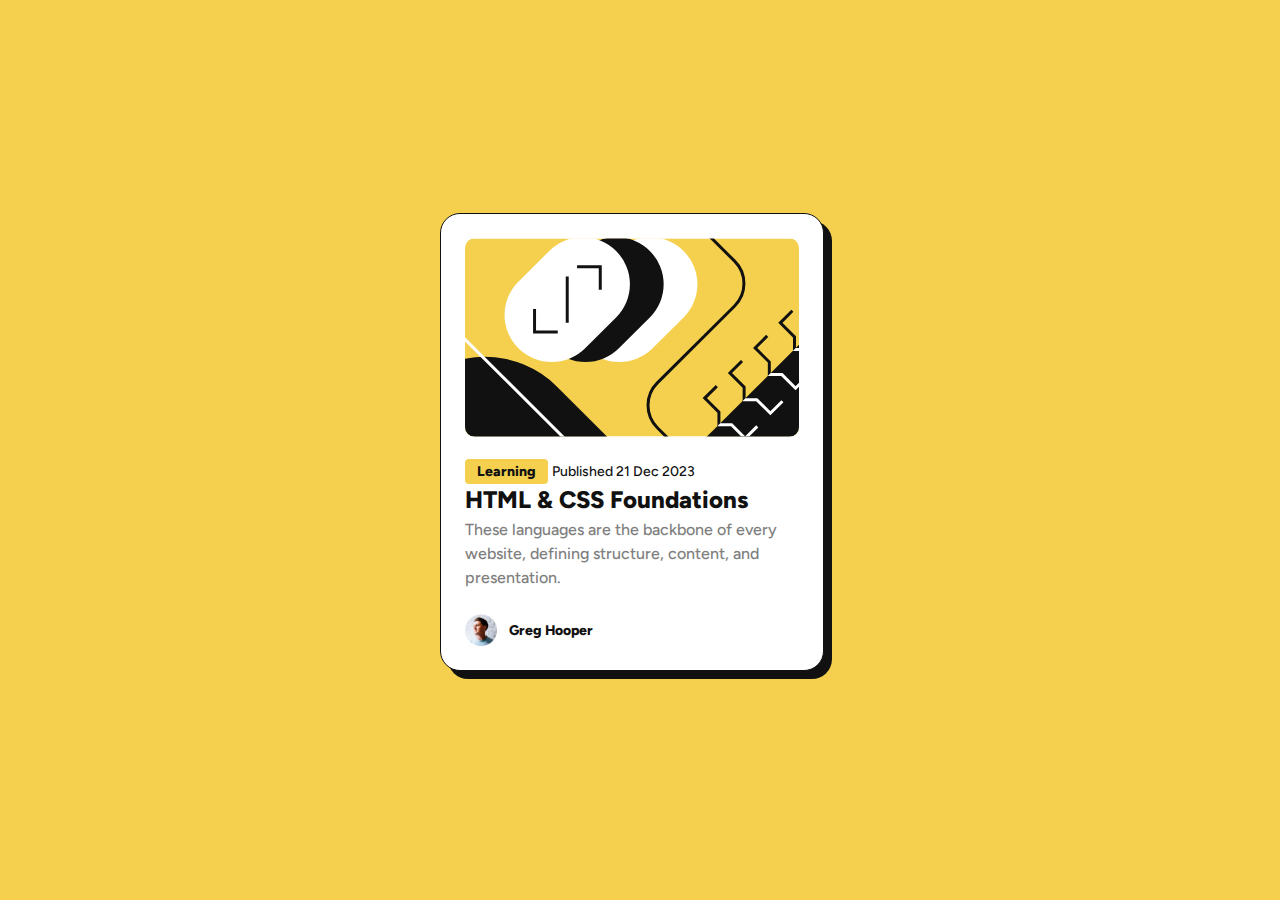
<file: blog/blog-preview-card-main/index.html>
<!DOCTYPE html>
<html lang="en">

<head>
  <meta charset="UTF-8">
  <meta name="viewport" content="width=device-width, initial-scale=1.0">
  <!-- displays site properly based on user's device -->

  <link rel="icon" type="image/png" sizes="32x32" href="./assets/images/favicon-32x32.png">
  <link rel="preconnect" href="https://fonts.googleapis.com">
  <link rel="preconnect" href="https://fonts.gstatic.com" crossorigin>
  <link href="https://fonts.googleapis.com/css2?family=Figtree:ital,wght@0,300..900;1,300..900&display=swap"
    rel="stylesheet">
  <link rel="stylesheet" href="./style.css">
  <title>Blog preview card</title>
</head>

<body>

  <div class="shadow">
    <main>
      <article class="blog">
        <img class="blog__image" src="./assets/images/illustration-article.svg" alt="">
        <section class="blog__content">
          <span role="term" class="blog__tag">Learning</span>
          <span class="blog__publish">Published<time datetime="2023-12-21"> 21 Dec 2023</time></span>
          <header class="blog__title">
            <p>HTML & CSS Foundations</p>
          </header>
          <p class="blog__info">These languages are the backbone of every website, defining structure, content, and
            presentation.</p>
        </section>
        <div class="blog__author">
          <img src="./assets/images/image-avatar.webp" alt="">
          <p>Greg Hooper</p>
        </div>
      </arti>
    </main>
  </div>
</body>

</html>
</file>
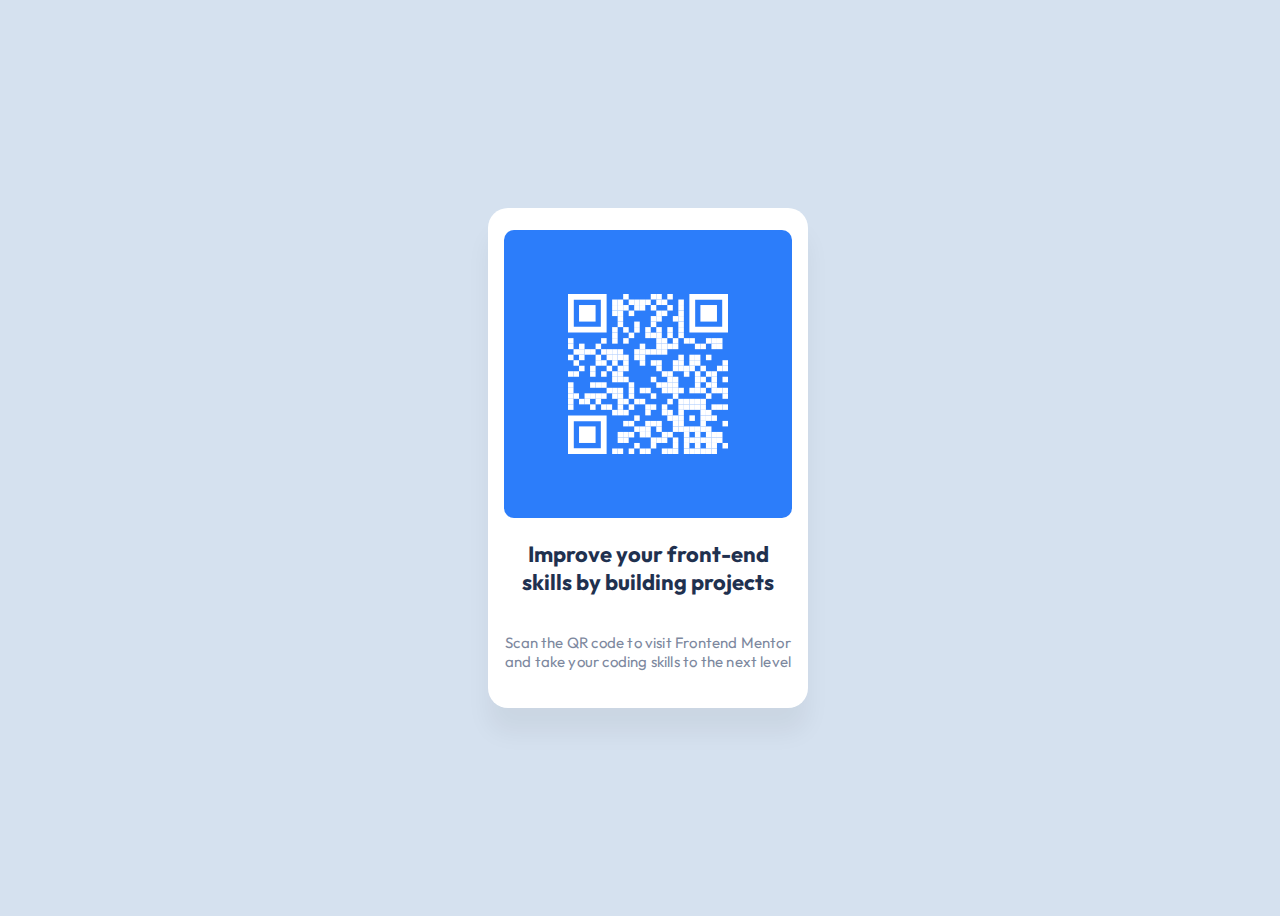
<file: qr-code/qr-code-component-main/index.html>
<!DOCTYPE html>
<html lang="en">

<head>
  <meta charset="UTF-8">
  <meta name="viewport" content="width=device-width, initial-scale=1.0">
  <!-- displays site properly based on user's device -->

  <link rel="icon" type="image/png" sizes="32x32" href="./images/favicon-32x32.png">
  <link rel="preconnect" href="https://fonts.googleapis.com">
  <link rel="preconnect" href="https://fonts.gstatic.com" crossorigin>
  <link href="https://fonts.googleapis.com/css2?family=Outfit:wght@100..900&display=swap" rel="stylesheet">
  <link rel="stylesheet" href="./style.css">
  <title>Qr Code example</title>
</head>

<body>
  <h1 role="contentinfo" hidden>This is the code that contains the qr code</h1>
  <main class="qr-code">
    <div  class="code-box">
      <img src="./qr-code.svg" alt="">
    </div>
    <p role="complementary">Improve your front-end skills by building projects</p>
    <p role="article">Scan the QR code to visit Frontend Mentor and take your coding skills to the next level</p>
  </main>
</body>

</html>
</file>
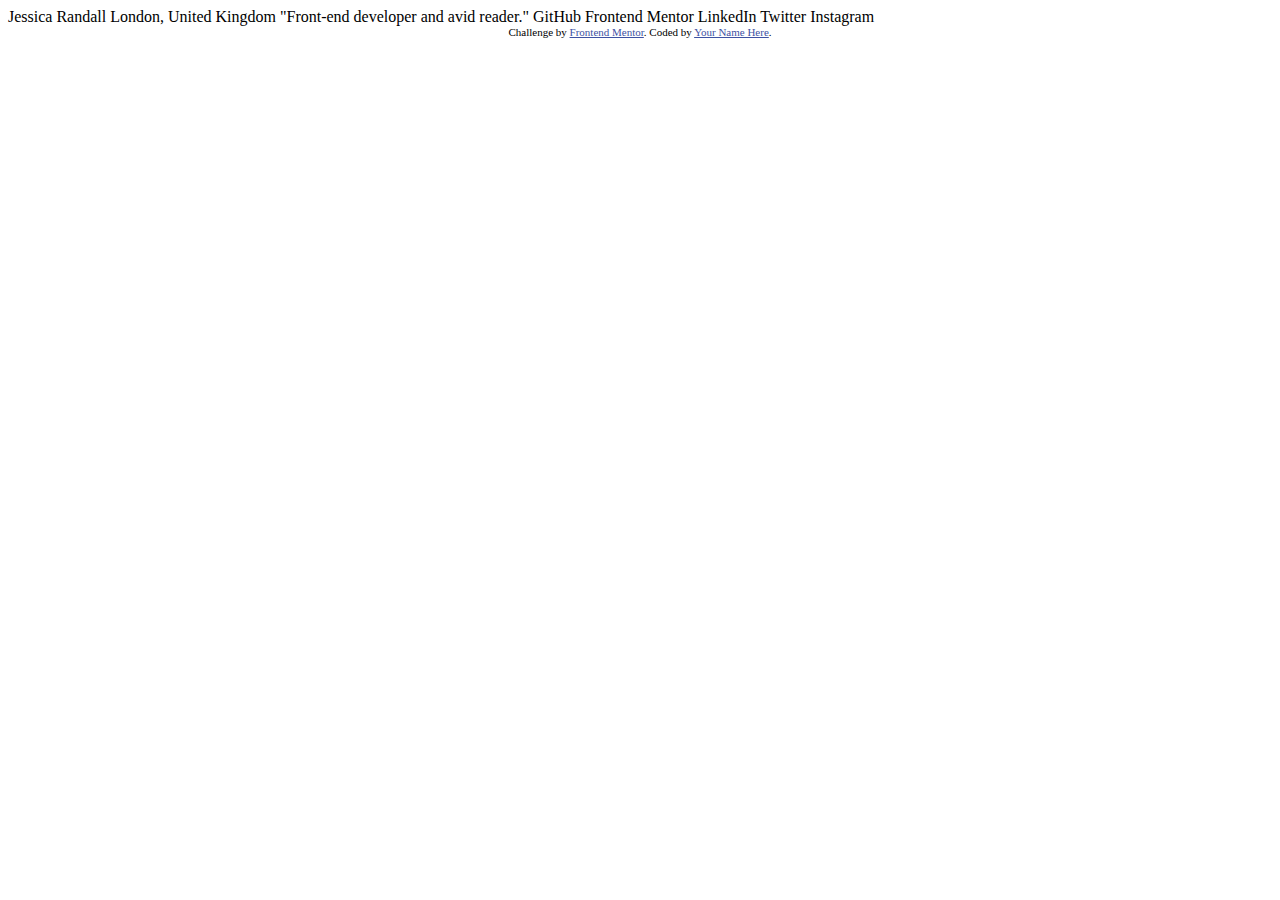
<file: social-links/social-links-profile-main/index.html>
<!DOCTYPE html>
<html lang="en">
<head>
  <meta charset="UTF-8">
  <meta name="viewport" content="width=device-width, initial-scale=1.0"> <!-- displays site properly based on user's device -->

  <link rel="icon" type="image/png" sizes="32x32" href="./assets/images/favicon-32x32.png">
  
  <title>Frontend Mentor | Social links profile</title>

  <!-- Feel free to remove these styles or customise in your own stylesheet 👍 -->
  <style>
    .attribution { font-size: 11px; text-align: center; }
    .attribution a { color: hsl(228, 45%, 44%); }
  </style>
</head>
<body>

  Jessica Randall
  London, United Kingdom
  "Front-end developer and avid reader."

  GitHub
  Frontend Mentor
  LinkedIn
  Twitter
  Instagram
  
  <div class="attribution">
    Challenge by <a href="https://www.frontendmentor.io?ref=challenge" target="_blank">Frontend Mentor</a>. 
    Coded by <a href="#">Your Name Here</a>.
  </div>
</body>
</html>
</file>
<file: blog/blog-preview-card-main/style.css>
:root {
    --background: #F4D04E;
    --black: #111;
    --grey: #7F7F7F;
}

/* This is the universal box sizing element */
html {
    box-sizing: border-box;
}

*,
*:before,
*:after {
    box-sizing: inherit;
}

/* Generic reset for many elements */
h1,
h2,
h3,
h4,
h5,
h6,
p,
ul,
ol,
li,
figure,
body {
    margin: 0;
    padding: 0;
}


body {
    display: grid;
    place-items: center;
    height: 100vh;
    width: 100%;
    background-color: var(--background);
    font-family: "Figtree";
    font-style: normal;

}

.shadow {
    background-color: #111;
    border-radius: 20px;
}

.blog {
    display: flex;
    width: 328px;
    padding: 24px;
    flex-direction: column;
    gap: 24px;
    border-radius: 20px;
    border: 1px solid var(--black, #111);
    background: #fff;
    transform: translate(-8px, -8px);
    transition: all 0.3s;
}

.blog:hover {
    transform: translate(-16px, -16px);
}

.blog:active {
    transform: translate(-8px, -8px);
}


.blog__image {
    border-radius: 10px;
}

figcaption {
    display: flex;
    flex-direction: column;
    gap: 12px;
}

.blog__tag {
    width: 73px;
    height: 26px;
    padding: 4px 12px;
    border-radius: 4px;
    background: var(--background, #F4D04E);
    color: var(--black, #111);
    font-size: 12px;
    font-weight: 800;
    line-height: 150%;
}

.blog__publish {
    color: var(--Black, #111);
    font-size: 12px;
    font-weight: 500;
    line-height: 150%;
}

.blog__title {
    color: var(--black, #111);
    font-size: 20px;
    font-weight: 800;
    line-height: 150%;
}

.blog__info {
    color: var(--Grey, #7F7F7F);
    font-size: 14px;
    font-weight: 500;
    line-height: 150%;
}

.blog__author {
    display: flex;
    gap: 12px;
    align-items: center;
}

.blog__author img {
    height: 32px;
}

.blog__author p {
    color: var(--black, #111);
    font-size: 14px;
    font-weight: 800;
    line-height: 150%;
}

@media (min-width:798px) {
    .blog {
        width: 384px;
    }

    figcaption {
        display: flex;
        flex-direction: column;
        gap: 12px;
    }

    .blog__tag {
        width: 82px;
        height: 29px;
        font-size: 14px;
    }

    .blog__publish {
        color: var(--black, #111);
        font-size: 14px;
        font-weight: 500;
        line-height: 150%;
    }

    .blog__title {
        color: var(--black, #111);
        font-size: 24px;
        font-weight: 800;
        line-height: 150%;
    }

    .blog__info {
        color: var(--grey, #7F7F7F);
        font-size: 16px;
        font-weight: 500;
        line-height: 150%;
    }

    .blog__author {
        display: flex;
        gap: 12px;
        align-items: center;
    }

    .blog__author p {
        color: var(--black, #111);
        font-size: 14px;
        font-weight: 800;
        line-height: 150%;
    }
}
</file>
<file: qr-code/qr-code-component-main/style.css>
:root {
    --blue: #2C7DFA;
    --light-grey: #D5E1EF;
    --dark-blue: #1F314F;
    --grey: #D5E1EF;
}

html {
    box-sizing: border-box;
    margin: 0;
    padding: 0;
}

body {
    height: 100vh;
    width: 100%;
    display: grid;
    place-items: center;
    background: var(--grey);
    font-family: "Outfit", sans-serif;

}

.qr-code {
    display: flex;
    flex-direction: column;
    align-items: center;
    justify-content: center;
    width: 320px;
    height: 500px;
    background-color: #fff;
    border-radius: 20px;
    box-shadow: 0px 25px 25px 0px rgba(0, 0, 0, 0.05);
}

.code-box {
    display: grid;
    place-items: center;
    width: 288px;
    height: 288px;
    border-radius: 10px;
    background: var(--blue);
}


.qr-code p {
    width: 288px;
    color: var(--dark-blue, #1F314F);
    text-align: center;
    font-size: 22px;
    font-style: normal;
    font-weight: 700;
    line-height: normal;
}

.qr-code p:nth-of-type(2) {
    color: #7D889E;
    text-align: center;
    font-size: 15px;
    font-style: normal;
    font-weight: 400;
    line-height: normal;
    letter-spacing: 0.188px;
}
</file>
